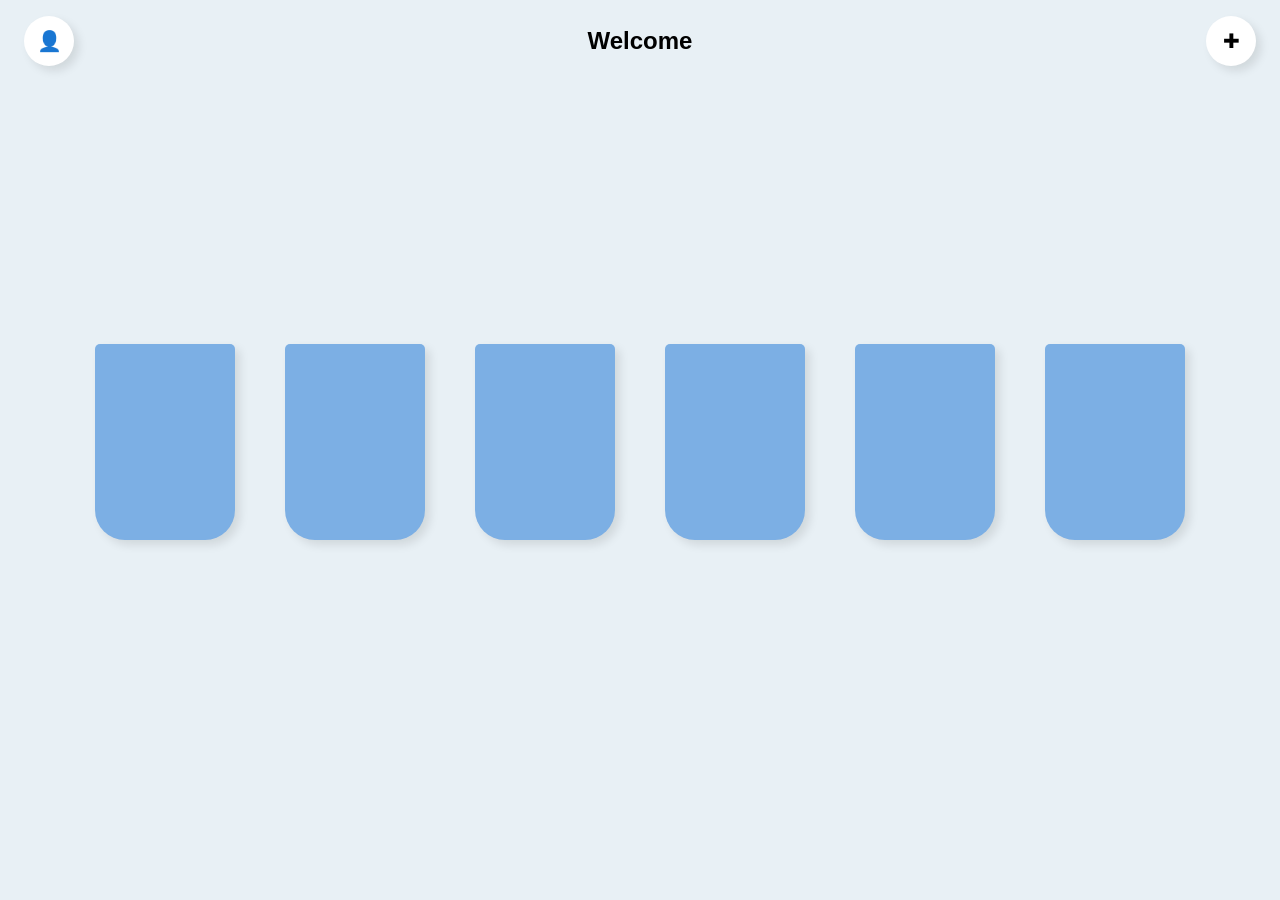
<file: bottle-client/pages/index.html>
<!DOCTYPE html>
<html lang="en">
<head>
    <meta charset="UTF-8">
    <meta name="viewport" content="width=device-width, initial-scale=1.0">
    <title>Bottle</title>
    <link rel="stylesheet" href="../styles/style.css">
</head>
<body>

    <nav class="top-bar">
        <a href="dashboard.html" class="icon-btn" id="profile-btn" aria-label="Your dashboard">👤</a>
        <h2 id="welcome-msg">Welcome</h2>
        <button class="icon-btn" id="add-btn" aria-label="Throw a bottle">✚</button>
    </nav>

    <main class="bottle-grid">
        <button class="bottle-card"></button>
        <button class="bottle-card"></button>
        <button class="bottle-card"></button>
        <button class="bottle-card"></button>
        <button class="bottle-card"></button>
        <button class="bottle-card"></button>
    </main>

    <!-- THROW MODAL -->

    <div class="modal-backdrop hidden" id="throw-modal">
        <div class="modal-box">
            <h2>Throw a bottle</h2>
            <textarea class="text-input" id="throw-textarea" maxlength="255" placeholder="Write your message..."></textarea>
            <p class="char-num"><span id="throw-char-count">0</span>/255</p>
            <div class="modal-actions">
                <button class="cancel-btn" id="cancel-btn">Cancel</button>
                <button class="submit-btn" id="throw-btn">Throw</button>
            </div>
        </div>
    </div>

    <!--DRAW MODAL-->

    <div class="modal-backdrop hidden" id="draw-modal">
        <div class="modal-box">
            <p class="bottle-content" id="bottle-content">This is the bottle's message text.</p>

            <div class="marks-list" id="marks-list">
                <p class="mark">a line someone left</p>
                <p class="mark">another line</p>
            </div>

            <textarea class="text-input" id="mark-textarea" maxlength="100" placeholder="Leave a mark..."></textarea>
            <p class="char-num"><span id="mark-char-count">0</span>/100</p>

            <div class="modal-actions">
                <button id="report-btn">⚠︎ Report</button>
                <button class="cancel-btn" id="close-bottle-btn">Close</button>
                <button class="submit-btn" id="post-mark-btn">Post</button>
            </div>
        </div>
    </div>

    <script src="../scripts/axios.min.js"></script>
    <script src="../scripts/env.js"></script>
    <script src="../scripts/helpers.js"></script>
    <script src="../scripts/app.js"></script>
</body>
</html>
</file>
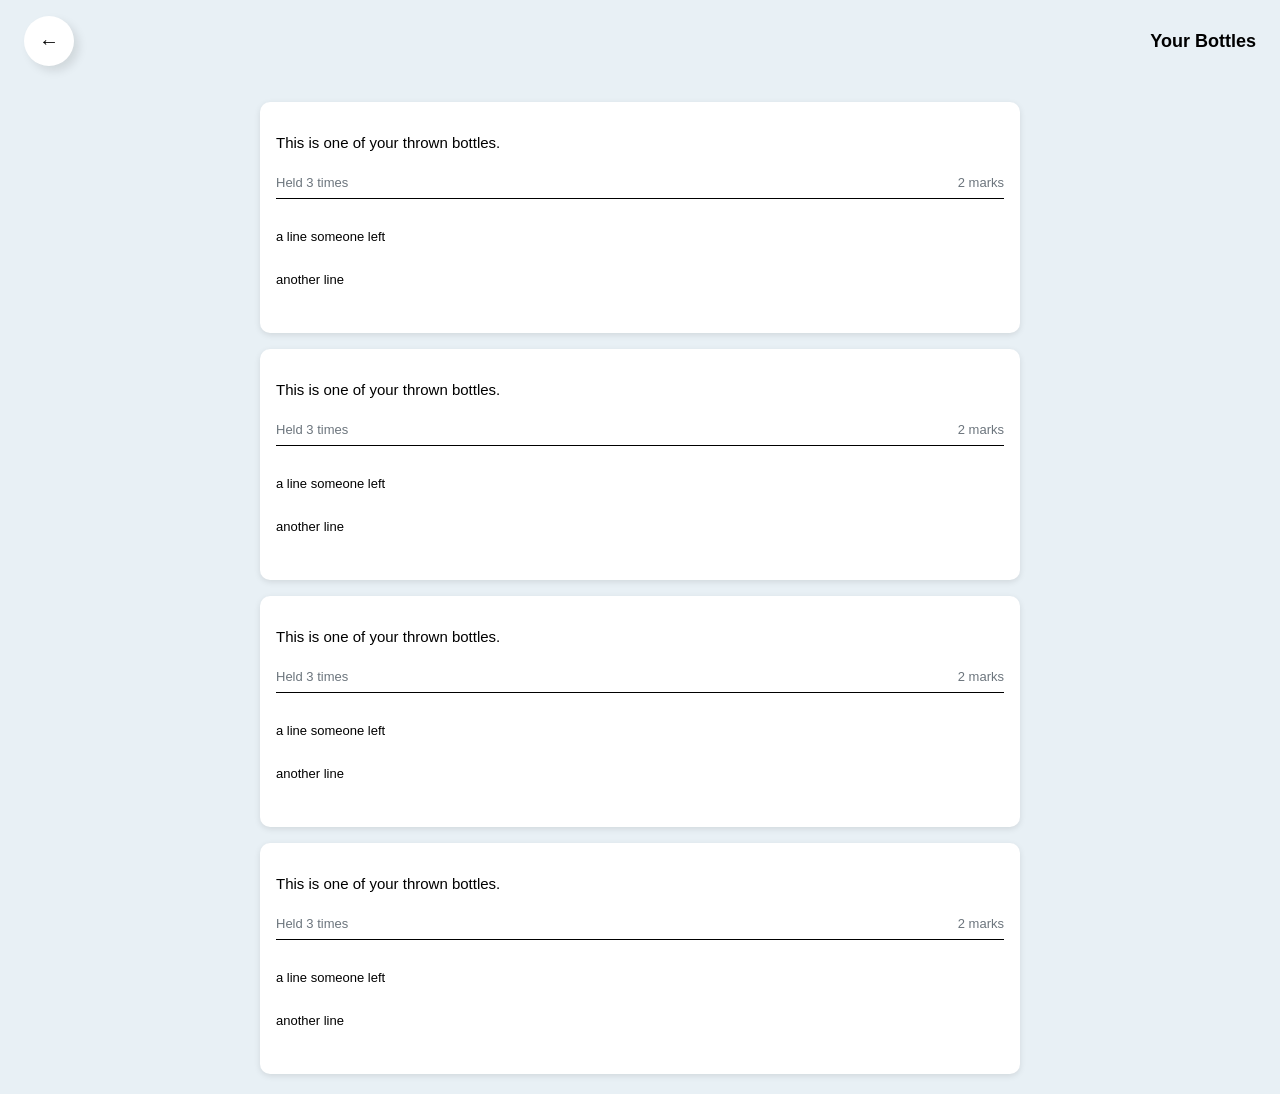
<file: dashboard.html>
<!DOCTYPE html>
<html lang="en">
<head>
    <meta charset="UTF-8">
    <meta name="viewport" content="width=device-width, initial-scale=1.0">
    <title>Bottle - Dashboard</title>
    <link rel="stylesheet" href="css/style.css">
</head>
<body>

    <nav class="top-bar">
        <a href="index.html" class="icon-btn" aria-label="Back to main">←</a>
        <h1 class="page-title">Your Bottles</h1>
    </nav>

    <main class="dashboard-list">
        <div class="bottle-entry">
            <p class="bottle-content">This is one of your thrown bottles.</p>
            <div class="bottle-info">
                <span>Held 3 times</span>
                <span>2 marks</span>
            </div>
            <div class="marks-list">
                <p class="mark">a line someone left</p>
                <p class="mark">another line</p>
            </div>
        </div>

        <div class="bottle-entry">
            <p class="bottle-content">This is one of your thrown bottles.</p>
            <div class="bottle-info">
                <span>Held 3 times</span>
                <span>2 marks</span>
            </div>
            <div class="marks-list">
                <p class="mark">a line someone left</p>
                <p class="mark">another line</p>
            </div>
        </div>

        <div class="bottle-entry">
            <p class="bottle-content">This is one of your thrown bottles.</p>
            <div class="bottle-info">
                <span>Held 3 times</span>
                <span>2 marks</span>
            </div>
            <div class="marks-list">
                <p class="mark">a line someone left</p>
                <p class="mark">another line</p>
            </div>
        </div>

        <div class="bottle-entry">
            <p class="bottle-content">This is one of your thrown bottles.</p>
            <div class="bottle-info">
                <span>Held 3 times</span>
                <span>2 marks</span>
            </div>
            <div class="marks-list">
                <p class="mark">a line someone left</p>
                <p class="mark">another line</p>
            </div>
        </div>
    </main>

</body>
</html>
</file>
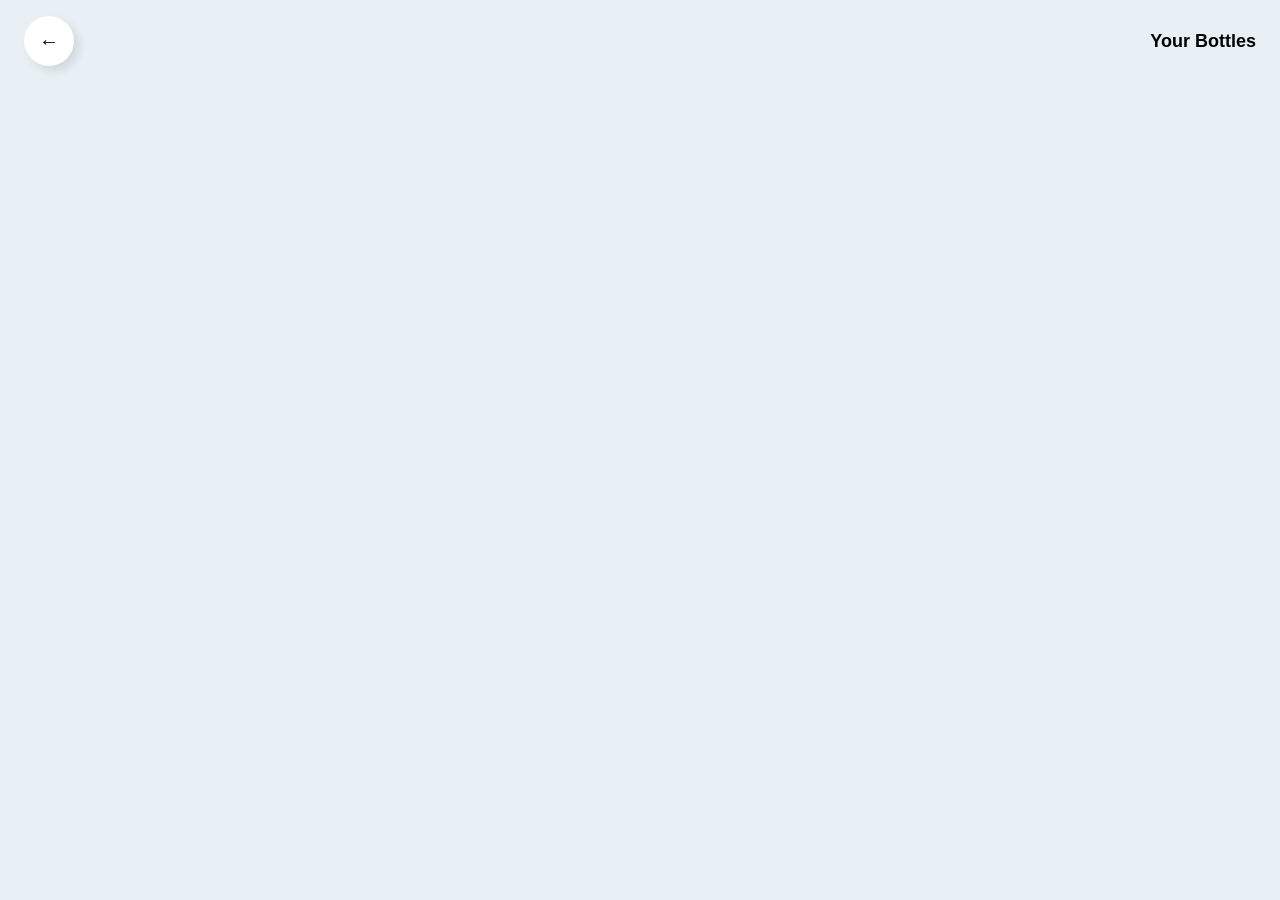
<file: bottle-client/pages/dashboard.html>
<!DOCTYPE html>
<html lang="en">
<head>
    <meta charset="UTF-8">
    <meta name="viewport" content="width=device-width, initial-scale=1.0">
    <title>Bottle - Dashboard</title>
    <link rel="stylesheet" href="../styles/style.css">
</head>
<body>

    <nav class="top-bar">
        <a href="index.html" class="icon-btn" aria-label="Back to main">←</a>
        <h1 class="page-title">Your Bottles</h1>
    </nav>

    <main class="dashboard-list" id="dashboard-list">
    </main>

    <script src="../scripts/axios.min.js"></script>
    <script src="../scripts/env.js"></script>
    <script src="../scripts/helpers.js"></script>
    <script src="../scripts/dashboard.js"></script>
</body>
</html>
</file>
<file: bottle-client/styles/style.css>
* {
    margin: 0;
    padding: 0;
    box-sizing: border-box;
}

body {
    font-family: sans-serif;
    background: #e8f0f5;
}

/* --- NAVBAR --- */
.top-bar {
    display: flex;
    justify-content: space-between;
    align-items: center;
    padding: 16px 24px;
}

.icon-btn {
    width: 50px;
    height: 50px;
    border-radius: 50%;
    border: none;
    background: white;
    font-size: 20px;
    cursor: pointer;
    box-shadow: 5px 5px 10px rgba(0, 0, 0, 0.1);

    display: flex;
    align-items: center;
    justify-content: center;
    text-decoration: none;
    color: inherit;
}

/* --- BOTTLE GRID --- */
.bottle-grid {
    display: flex;
    flex-wrap: wrap;
    justify-content: center;
    gap: 50px;
    padding: 40px 20px;

    align-items: center;    /* Centers items inside each individual line */
    align-content: center;  /* Centers all rows together as a single block */
    min-height: 80vh;      
}

.bottle-card {
    width: 140px;
    height: 196px;
    border: none;
    border-radius: 5px 5px 30px 30px;
    background: #7cafe4;
    box-shadow: 5px 5px 10px rgba(0, 0, 0, 0.1);
}

.bottle-card:hover {
    transition: 0.15s ease;
    transform: scale(1.05);
}

/* --- 2 MODALS --- */
.modal-backdrop {
    position: fixed;
    top: 0;
    left: 0;
    width: 100%;
    height: 100%;
    background: rgba(0,0,0,0.5);
    display: flex;
    justify-content: center;
    align-items: center;
}

.modal-box {
    background: white;
    border-radius: 10px;
    padding: 24px;
    width: 80%;
    max-width: 500px;
    margin: 0 auto;
    overflow-y: auto;
}


.modal-box h2 {
    margin-bottom: 12px;
    font-size: 18px;
}

.text-input {
    width: 100%;
    height: 100px;
    padding: 10px;
    border-radius: 6px;
    resize: none;
}

.char-num {
    text-align: right;
    font-size: 12px;
    color: #888888;
    margin: 6px 0 16px;
}

.modal-actions {
    display: flex;
    justify-content: center;
    gap: 10px;
}

.submit-btn, .cancel-btn, #report-btn {
    padding: 8px 16px;
    border: none;
    border-radius: 6px;
    cursor: pointer;
    font-size: 14px;
}

.submit-btn {
    background: #3A78B8;
    color: white;
}

.cancel-btn {
    background: #eeeeee;
    color: black;
}

#report-btn {
    background: white;
    color: red;
    text-decoration: underline;
}

.bottle-content {
    font-size: 15px;
    padding: 16px 0;
}

.marks-list {
    max-height: 120px;
    overflow-y: auto;
    padding: 16px 0;
    border-top: 1px solid black;
}

.mark {
    font-size: 13px;
    color: black;
    padding: 14px 0;
}

.hidden {
    display: none;
}

/* --- DASHBOARD --- */
.page-title {
    font-size: 18px;
}

.dashboard-list {
    display: flex;
    flex-direction: column;
    gap: 16px;
    padding: 20px;
    max-width: 800px;
    margin: 0 auto;
}

.bottle-entry {
    background: white;
    border-radius: 10px;
    padding: 16px;
    box-shadow: 0 2px 6px rgba(0,0,0,0.1);
}

.bottle-info {
    display: flex;
    gap: 16px;
    font-size: 13px;
    color: #6c757d;
    margin: 8px 0;
    justify-content: space-between;
}
</file>
<file: css/style.css>
* {
    margin: 0;
    padding: 0;
    box-sizing: border-box;
}

body {
    font-family: sans-serif;
    background: #e8f0f5;
}

/* --- NAVBAR --- */
.top-bar {
    display: flex;
    justify-content: space-between;
    align-items: center;
    padding: 16px 24px;
}

.icon-btn {
    width: 50px;
    height: 50px;
    border-radius: 50%;
    border: none;
    background: white;
    font-size: 20px;
    box-shadow: 5px 5px 10px rgba(0, 0, 0, 0.1);

    display: flex;
    align-items: center;
    justify-content: center;
    text-decoration: none;
    color: inherit;
}

.icon-btn:hover {
    background: #f0f0f0;
}

/* --- BOTTLE GRID --- */
.bottle-grid {
    display: flex;
    flex-wrap: wrap;
    justify-content: center;
    gap: 50px;
    padding: 40px 20px;

    align-items: center;    /* Centers items inside each individual line */
    align-content: center;  /* Centers all rows together as a single block */
    min-height: 80vh;      
}

.bottle-card {
    width: 140px;
    height: 196px;
    border: none;
    border-radius: 5px 5px 30px 30px;
    background: #7cafe4;
    box-shadow: 5px 5px 10px rgba(0, 0, 0, 0.1);
}

.bottle-card:hover {
    transition: 0.15s ease;
    transform: scale(1.05);
}

/* --- 2 MODALS --- */
.modal-backdrop {
    position: fixed;
    top: 0;
    left: 0;
    width: 100%;
    height: 100%;
    background: rgba(0,0,0,0.5);
    display: flex;
    justify-content: center;
    align-items: center;
}

.modal-box {
    background: white;
    border-radius: 10px;
    padding: 24px;
    width: 80%;
    max-width: 500px;
    overflow-y: auto;
}


.modal-box h2 {
    margin-bottom: 12px;
    font-size: 18px;
}

.text-input {
    width: 100%;
    height: 100px;
    padding: 10px;
    border-radius: 6px;
    resize: none;
}

.char-count {
    text-align: right;
    font-size: 12px;
    color: #888888;
    margin: 6px 0 16px;
}

.modal-actions {
    display: flex;
    justify-content: center;
    gap: 10px;
}

.submit-btn, .cancel-btn {
    padding: 8px 16px;
    border: none;
    border-radius: 6px;
    cursor: pointer;
    font-size: 14px;
}

.submit-btn {
    background: #3A78B8;
    color: white;
}

.cancel-btn {
    background: #eeeeee;
    color: black;
}

.bottle-content {
    font-size: 15px;
    padding: 16px 0;
}

.marks-list {
    max-height: 120px;
    overflow-y: auto;
    padding: 16px 0;
    border-top: 1px solid black;
}

.mark {
    font-size: 13px;
    color: black;
    padding: 14px 0;
}

.hidden {
    display: none;
}

/* --- DASHBOARD --- */
.page-title {
    font-size: 18px;
}

.dashboard-list {
    display: flex;
    flex-direction: column;
    gap: 16px;
    padding: 20px;
    max-width: 800px;
    margin: 0 auto;
}

.bottle-entry {
    background: white;
    border-radius: 10px;
    padding: 16px;
    box-shadow: 0 2px 6px rgba(0,0,0,0.1);
}

.bottle-info {
    display: flex;
    gap: 16px;
    font-size: 13px;
    color: #6c757d;
    margin: 8px 0;
    justify-content: space-between;
}
</file>
